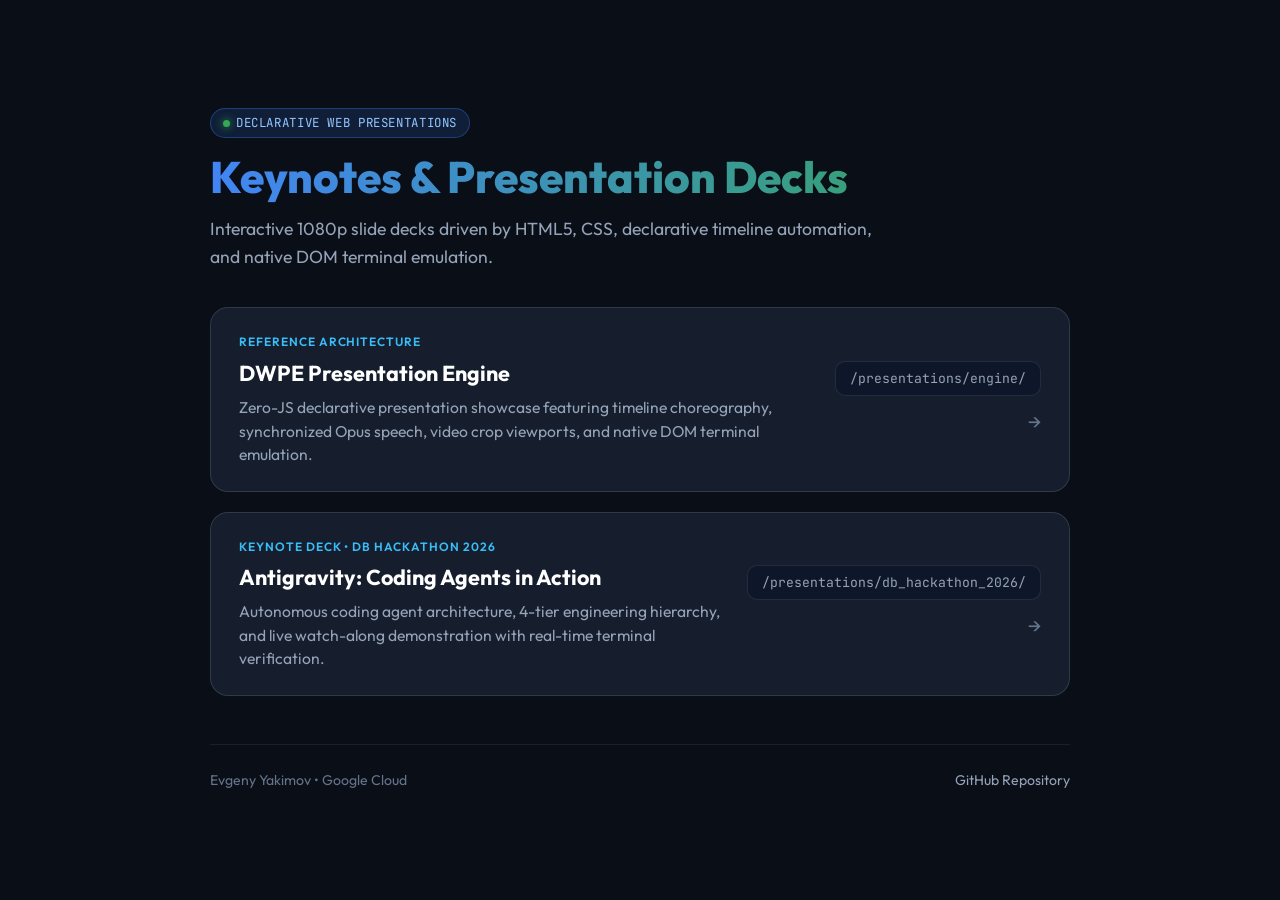
<file: index.html>
<!DOCTYPE html>
<html lang="en">
<head>
  <meta charset="UTF-8">
  <meta http-equiv="refresh" content="0; url=/presentations/">
  <link rel="canonical" href="https://evgenyy-google.github.io/presentations/">
  <title>Redirecting to Presentations...</title>
  <script>
    window.location.replace("/presentations/" + window.location.search + window.location.hash);
  </script>
</head>
<body>
  <p>Redirecting to <a href="/presentations/">Presentations</a>...</p>
</body>
</html>
</file>
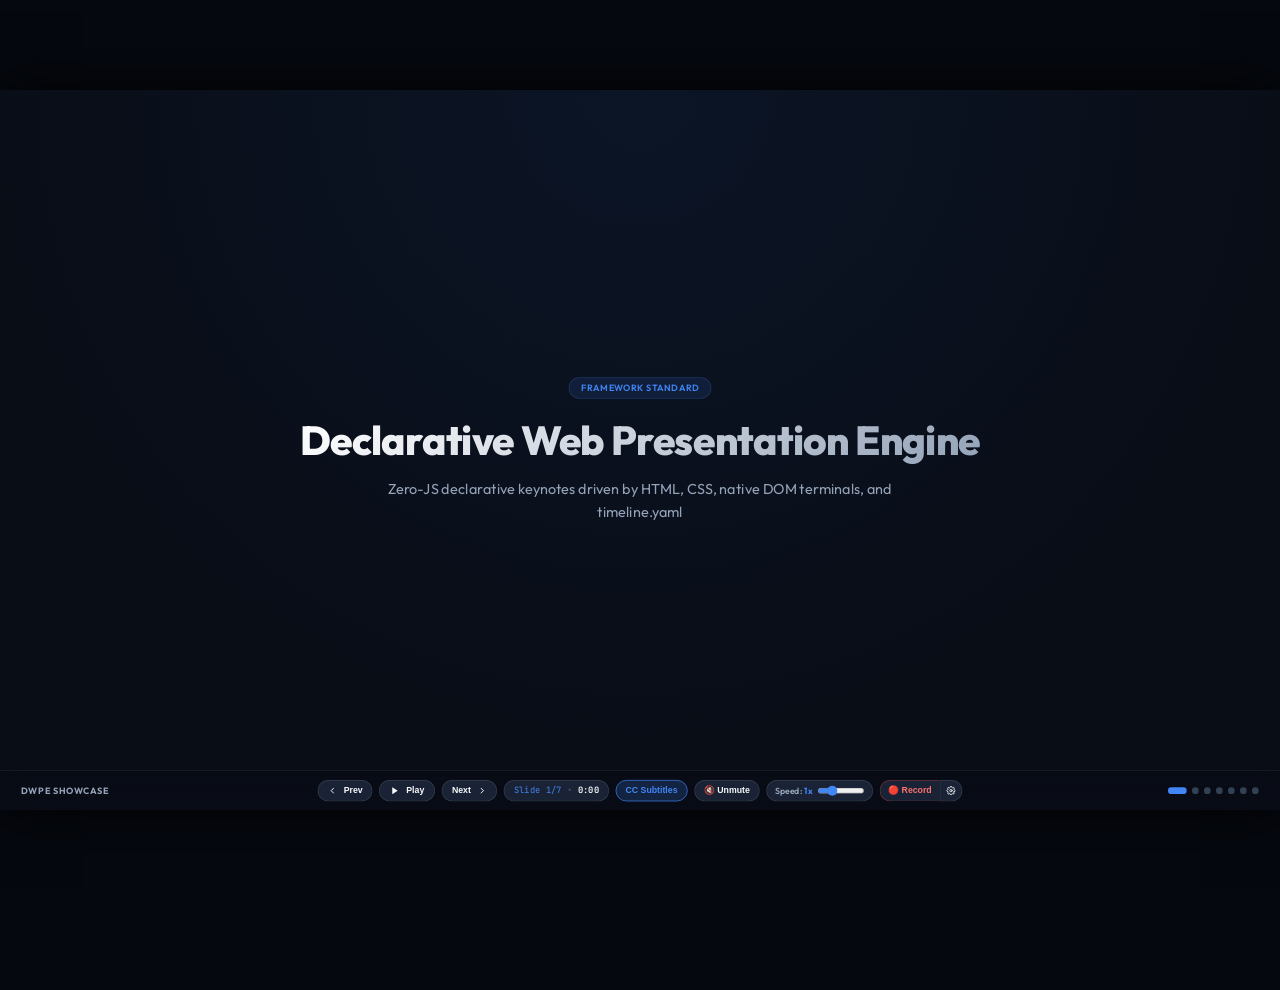
<file: presentation_engine/index.html>
<!DOCTYPE html>
<html lang="en">
<head>
  <meta charset="UTF-8">
  <meta http-equiv="refresh" content="0; url=/presentations/engine/">
  <link rel="canonical" href="https://evgenyy-google.github.io/presentations/engine/">
  <title>Redirecting to DWPE Presentation Engine...</title>
  <script>
    window.location.replace("/presentations/engine/" + window.location.search + window.location.hash);
  </script>
</head>
<body>
  <p>Redirecting to <a href="/presentations/engine/">DWPE Presentation Engine</a>...</p>
</body>
</html>
</file>
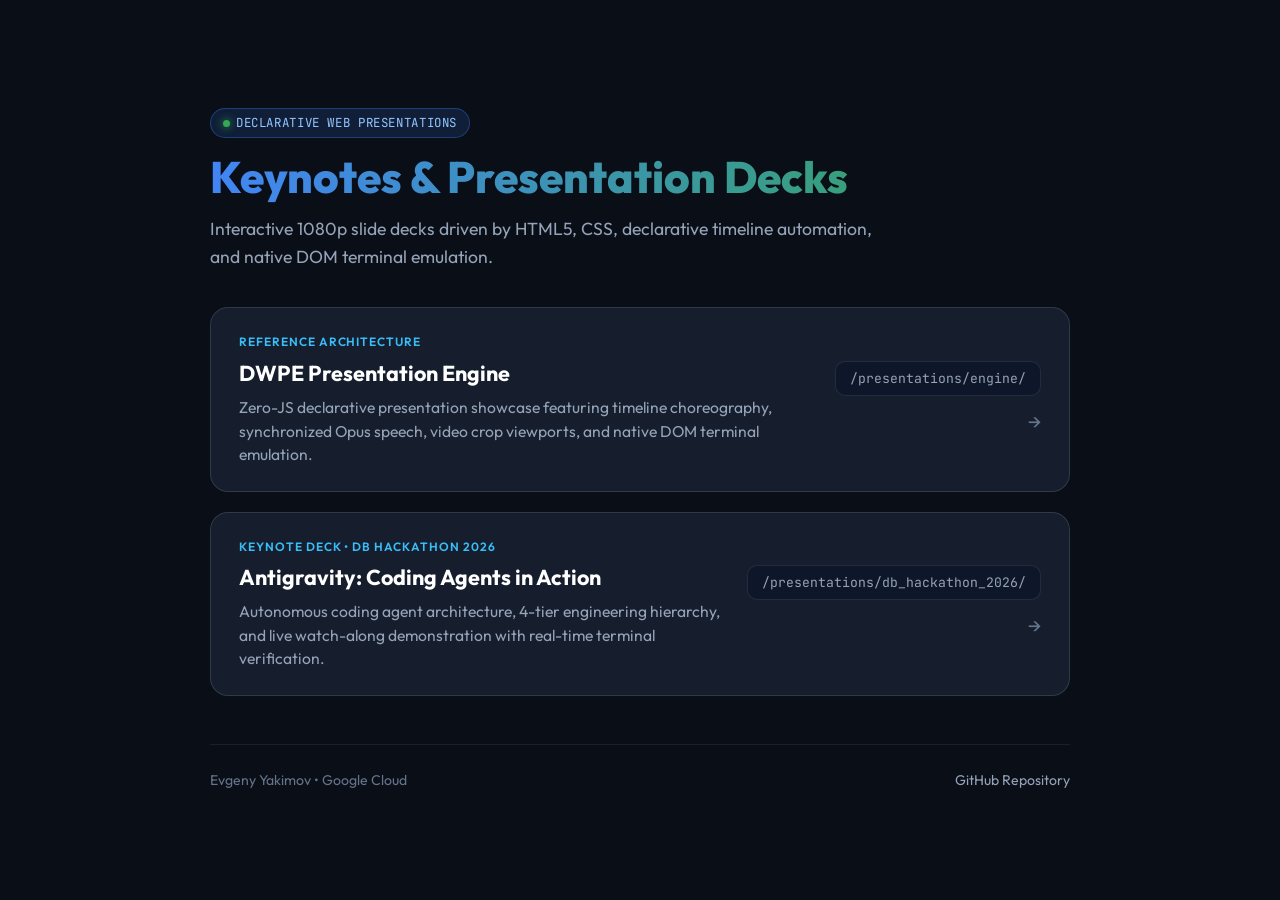
<file: presentations/index.html>
<!DOCTYPE html>
<html lang="en">
<head>
  <meta charset="UTF-8">
  <meta name="viewport" content="width=device-width, initial-scale=1.0">
  <title>Declarative Web Presentations | Evgeny Yakimov</title>
  <link rel="preconnect" href="https://fonts.googleapis.com">
  <link rel="preconnect" href="https://fonts.gstatic.com" crossorigin>
  <link href="https://fonts.googleapis.com/css2?family=Outfit:wght@300;400;500;600;700;800&family=JetBrains+Mono:wght@400;600&display=swap" rel="stylesheet">
  <style>
    :root {
      --bg: #0a0e17;
      --card-bg: rgba(30, 41, 59, 0.65);
      --card-hover: rgba(30, 41, 59, 0.95);
      --border: rgba(148, 163, 184, 0.2);
      --border-hover: #4285F4;
      --text: #f8fafc;
      --text-muted: #94a3b8;
      --accent-blue: #4285F4;
      --accent-green: #34A853;
      --badge-bg: rgba(15, 23, 42, 0.85);
    }

    * {
      box-sizing: border-box;
      margin: 0;
      padding: 0;
    }

    body {
      background: var(--bg);
      color: var(--text);
      font-family: 'Outfit', -apple-system, BlinkMacSystemFont, 'Segoe UI', Roboto, sans-serif;
      min-height: 100vh;
      display: flex;
      flex-direction: column;
      align-items: center;
      justify-content: center;
      padding: 48px 24px;
      line-height: 1.6;
    }

    .container {
      max-width: 860px;
      width: 100%;
    }

    .header {
      margin-bottom: 36px;
    }

    .badge-pill {
      display: inline-flex;
      align-items: center;
      gap: 6px;
      font-family: 'JetBrains Mono', monospace;
      font-size: 0.78rem;
      letter-spacing: 0.05em;
      text-transform: uppercase;
      color: #93c5fd;
      background: rgba(59, 130, 246, 0.15);
      border: 1px solid rgba(59, 130, 246, 0.35);
      padding: 4px 12px;
      border-radius: 9999px;
      margin-bottom: 14px;
    }

    .badge-dot {
      width: 7px;
      height: 7px;
      background: #34A853;
      border-radius: 50%;
      box-shadow: 0 0 8px #34A853;
    }

    h1 {
      font-size: clamp(2rem, 4vw, 2.75rem);
      font-weight: 800;
      line-height: 1.15;
      margin-bottom: 12px;
      background: linear-gradient(90deg, #4285F4, #34A853);
      -webkit-background-clip: text;
      -webkit-text-fill-color: transparent;
    }

    p.sub {
      color: var(--text-muted);
      font-size: 1.1rem;
      max-width: 680px;
      font-weight: 400;
    }

    .deck-list {
      display: flex;
      flex-direction: column;
      gap: 20px;
    }

    a.deck-card {
      display: flex;
      justify-content: space-between;
      align-items: center;
      background: var(--card-bg);
      border: 1px solid var(--border);
      border-radius: 18px;
      padding: 24px 28px;
      text-decoration: none;
      color: var(--text);
      transition: all 0.25s cubic-bezier(0.16, 1, 0.3, 1);
      backdrop-filter: blur(8px);
      -webkit-backdrop-filter: blur(8px);
    }

    a.deck-card:hover {
      border-color: var(--border-hover);
      background: var(--card-hover);
      transform: translateY(-3px);
      box-shadow: 0 16px 32px -12px rgba(66, 133, 244, 0.25);
    }

    .deck-info {
      flex: 1;
      padding-right: 24px;
    }

    .deck-tag {
      font-size: 0.75rem;
      text-transform: uppercase;
      letter-spacing: 0.08em;
      color: #38bdf8;
      font-weight: 600;
      margin-bottom: 4px;
    }

    .deck-title {
      font-size: 1.35rem;
      font-weight: 700;
      margin-bottom: 6px;
      color: #ffffff;
      display: flex;
      align-items: center;
      gap: 10px;
    }

    .deck-desc {
      font-size: 0.98rem;
      color: var(--text-muted);
      line-height: 1.5;
    }

    .deck-meta {
      display: flex;
      flex-direction: column;
      align-items: flex-end;
      gap: 10px;
      flex-shrink: 0;
    }

    .deck-path {
      font-family: 'JetBrains Mono', monospace;
      font-size: 0.82rem;
      color: #94a3b8;
      background: var(--badge-bg);
      border: 1px solid rgba(148, 163, 184, 0.15);
      padding: 6px 14px;
      border-radius: 10px;
    }

    .card-arrow {
      color: #64748b;
      font-size: 1.25rem;
      transition: transform 0.2s ease, color 0.2s ease;
    }

    a.deck-card:hover .card-arrow {
      color: var(--accent-blue);
      transform: translateX(4px);
    }

    footer {
      margin-top: 48px;
      padding-top: 24px;
      border-top: 1px solid rgba(148, 163, 184, 0.12);
      display: flex;
      justify-content: space-between;
      align-items: center;
      color: #64748b;
      font-size: 0.88rem;
    }

    footer a {
      color: #94a3b8;
      text-decoration: none;
      transition: color 0.2s;
    }

    footer a:hover {
      color: var(--accent-blue);
    }

    @media (max-width: 640px) {
      body {
        padding: 32px 16px;
      }
      a.deck-card {
        flex-direction: column;
        align-items: flex-start;
        padding: 20px;
        gap: 16px;
      }
      .deck-info {
        padding-right: 0;
      }
      .deck-meta {
        width: 100%;
        flex-direction: row;
        justify-content: space-between;
        align-items: center;
      }
      footer {
        flex-direction: column;
        gap: 8px;
        text-align: center;
      }
    }
  </style>
</head>
<body>
  <div class="container">
    <header class="header">
      <div class="badge-pill">
        <span class="badge-dot"></span>
        <span>Declarative Web Presentations</span>
      </div>
      <h1>Keynotes & Presentation Decks</h1>
      <p class="sub">Interactive 1080p slide decks driven by HTML5, CSS, declarative timeline automation, and native DOM terminal emulation.</p>
    </header>

    <main class="deck-list">
      <!-- DWPE Engine Showcase Deck -->
      <a class="deck-card" href="./engine/">
        <div class="deck-info">
          <div class="deck-tag">Reference Architecture</div>
          <div class="deck-title">DWPE Presentation Engine</div>
          <div class="deck-desc">Zero-JS declarative presentation showcase featuring timeline choreography, synchronized Opus speech, video crop viewports, and native DOM terminal emulation.</div>
        </div>
        <div class="deck-meta">
          <span class="deck-path">/presentations/engine/</span>
          <span class="card-arrow">&rarr;</span>
        </div>
      </a>

      <!-- DB Hackathon 2026 Keynote -->
      <a class="deck-card" href="./db_hackathon_2026/">
        <div class="deck-info">
          <div class="deck-tag">Keynote Deck • DB Hackathon 2026</div>
          <div class="deck-title">Antigravity: Coding Agents in Action</div>
          <div class="deck-desc">Autonomous coding agent architecture, 4-tier engineering hierarchy, and live watch-along demonstration with real-time terminal verification.</div>
        </div>
        <div class="deck-meta">
          <span class="deck-path">/presentations/db_hackathon_2026/</span>
          <span class="card-arrow">&rarr;</span>
        </div>
      </a>
    </main>

    <footer>
      <span>Evgeny Yakimov &bull; Google Cloud</span>
      <a href="https://github.com/evgenyy-google/evgenyy-google.github.io" target="_blank" rel="noopener">GitHub Repository</a>
    </footer>
  </div>
</body>
</html>
</file>
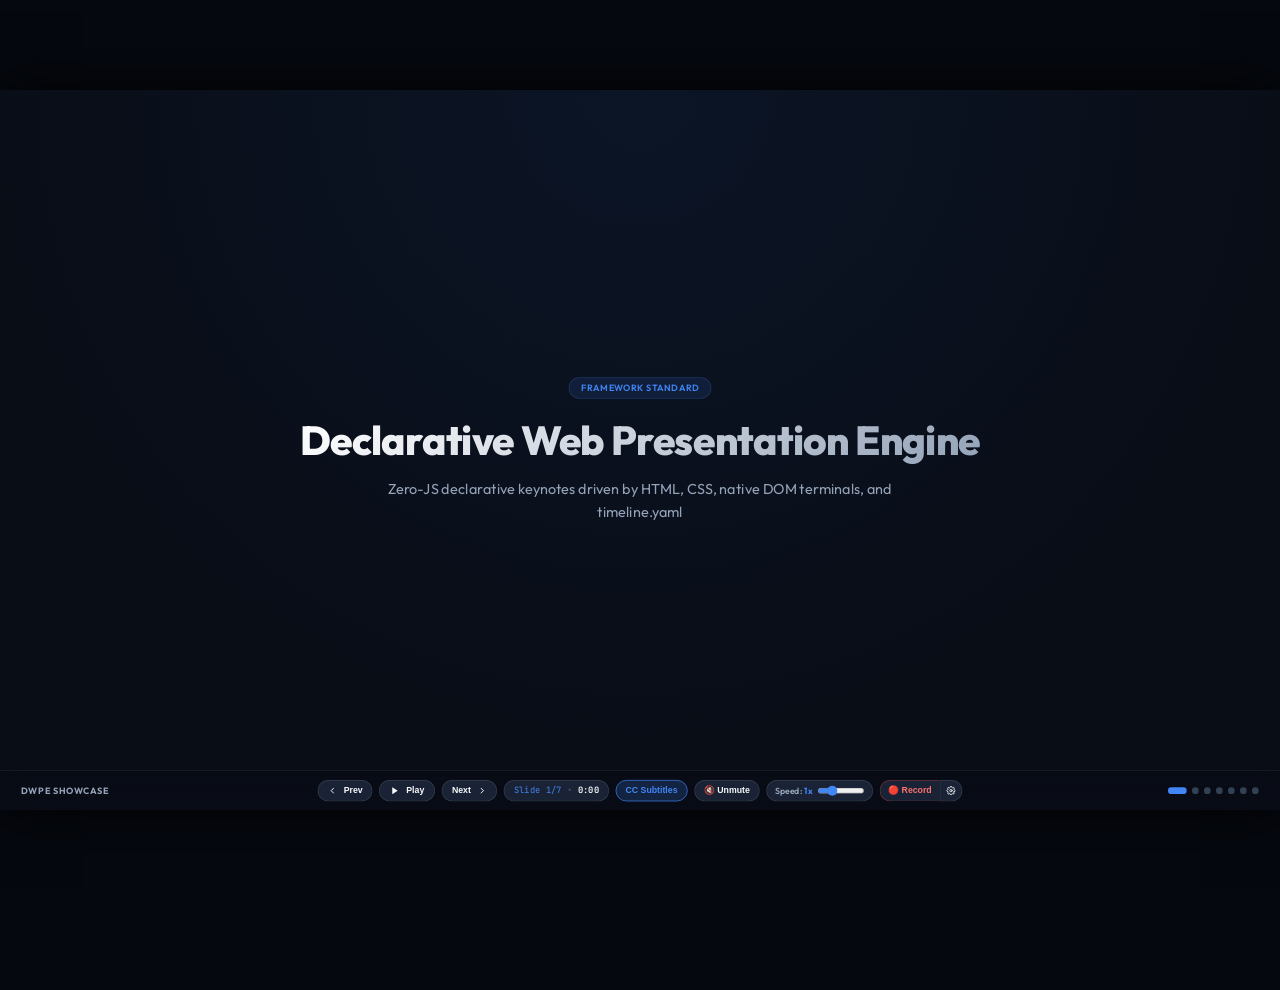
<file: presentations/engine/index.html>
<!DOCTYPE html>
<html lang="en">
<head>
  <meta charset="UTF-8">
  <meta name="viewport" content="width=device-width, initial-scale=1.0">
  <title>Declarative Web Presentation Engine (DWPE) Showcase</title>
  <link rel="stylesheet" href="https://fonts.googleapis.com/css2?family=Outfit:wght@300;400;500;600;700;800&family=JetBrains+Mono:ital,wght@0,400;0,500;0,700;1,600&display=swap" media="print" onload="this.media='all'">
  <link rel="stylesheet" href="engine.css">
  <link rel="stylesheet" href="deck.css">
</head>
<body>
  <!-- Standard Slide Viewport Container (Auto-scales to 16:9 viewport / 1080p & 720p) -->
  <div id="stage" class="stage">

    <!-- Floating Toast Status Badge -->
    <div id="toast-overlay" class="toast-hidden">
      <div class="toast-card">
        <span class="toast-dot"></span>
        <span id="toast-text">Notification status update...</span>
      </div>
    </div>

    <!-- Video Overlay & Backdrop Modal Container -->
    <div id="video-container" class="video-pos-hidden">
      <div class="video-top-lockup">
        <span class="logo-badge">DWPE Live Video Modal</span>
      </div>
      <div class="video-crop-viewport">
        <video id="demo-video" src="assets/demo_video.mp4" muted playsinline preload="auto"></video>
      </div>
      <div id="video-speed-badge">1.0x</div>
    </div>

    <!-- Native DOM Terminal Emulator Window Container -->
    <div id="terminal-container" class="terminal-window terminal-pos-hidden">
      <div class="terminal-header">
        <div class="terminal-traffic-lights">
          <span class="traffic-dot dot-red"></span>
          <span class="traffic-dot dot-yellow"></span>
          <span class="traffic-dot dot-green"></span>
        </div>
        <div id="terminal-title" class="terminal-title">GCP Confidential Spaces - Oak Compliance Example</div>
        <div class="terminal-header-spacer"></div>
      </div>
      <div class="terminal-viewport">
        <div id="term-dom-canvas" class="term-dom-canvas"></div>
        <div id="ff-popup" class="ff-popup">⏩ &gt;&gt; FAST-FORWARD &bull; 112s INFERENCE &gt;&gt;</div>
      </div>
      <div id="video-callout" class="video-callout">⚡ Native DOM Terminal Emulator • Deterministic VT100/ANSI Replay</div>
    </div>

    <!-- Single Canonical Slide Deck Hierarchy -->
    <slides id="slides-container">
      <!-- Slide 1: Title & Hero Badge -->
      <slide id="slide-1" class="active">
        <div class="slide-content">
          <div class="badge-pill">Framework Standard</div>
          <h1 class="hero-title">Declarative Web Presentation Engine</h1>
          <p class="hero-subtitle">Zero-JS declarative keynotes driven by HTML, CSS, native DOM terminals, and timeline.yaml</p>
        </div>
      </slide>

      <!-- Slide 2: Feature Matrix & Code Snippet -->
      <slide id="slide-2">
        <div class="slide-content">
          <h2 class="section-title">Core Engine Architecture</h2>
          <div class="card-grid card-grid-4">
            <div class="card" id="card-timeline">
              <span class="card-icon">📜</span>
              <h3>timeline.yaml</h3>
              <p>Single authoritative source of truth for slide transitions, speech clips, video modals, and terminal streams.</p>
            </div>
            <div class="card" id="card-engine">
              <span class="card-icon">⚡</span>
              <h3>engine.js</h3>
              <p>Deterministic runtime managing keyboard shortcuts, focal video crops, popout auto-resize, and screen recording.</p>
            </div>
            <div class="card" id="card-terminal">
              <span class="card-icon">💻</span>
              <h3>TermPlayer</h3>
              <p>Vector-sharp VT100/ANSI DOM terminal emulator supporting 256-color SGR, rich tables, and live spinners.</p>
            </div>
            <div class="card" id="card-css">
              <span class="card-icon">🎨</span>
              <h3>engine.css</h3>
              <p>16:9 responsive stage scaling with neutral slate palettes, Google accents, and zero-flash recording states.</p>
            </div>
          </div>
        </div>
      </slide>

      <!-- Slide 3: Centered Video Modal Zoom -->
      <slide id="slide-3">
        <div class="slide-content slide-top-header">
          <h2 class="section-title">Centered Video Modal Overlay</h2>
          <p class="hero-subtitle">Watch as timeline.yaml triggers centered video modal popups with pixel-exact focal crops.</p>
        </div>
      </slide>

      <!-- Slide 4: Side-Panel Video & Toast Notification -->
      <slide id="slide-4">
        <div class="slide-content slide-left-panel">
          <div class="badge-pill">Split-Screen Layout</div>
          <h2 class="section-title">Side-Panel Video &amp; Toast Badges</h2>
          <p class="hero-subtitle">Side-panel videos allow real-time watch-along demos while slide content and live toast notifications remain fully visible on the left.</p>
        </div>
      </slide>

      <!-- Slide 5: Native DOM Terminal Emulator -->
      <slide id="slide-5">
        <div class="slide-content slide-top-header">
          <h2 class="section-title">Native DOM Terminal Emulator</h2>
          <p class="hero-subtitle">Crisp vector VT100/ANSI terminal replay compiled from declarative .term.json streams.</p>
        </div>
      </slide>

      <!-- Slide 6: Closed Caption Subtitle Alignment -->
      <slide id="slide-6">
        <div class="slide-content">
          <div class="badge-pill">Audio &amp; Captions</div>
          <h2 class="section-title">Audio &amp; Closed Caption Sync</h2>
          <p class="hero-subtitle">Pre-synthesized TTS MP3 speech clips play seamlessly with zero-overlap buffer management and configurable recording visibility.</p>
        </div>
      </slide>

      <!-- Slide 7: Outro & Takeaways -->
      <slide id="slide-7">
        <div class="slide-content">
          <div class="badge-pill">Production Ready</div>
          <h2 class="section-title">Ready to Present &amp; Record</h2>
          <p class="hero-subtitle">Use the Recording Settings gear to pop out a 1080p/720p window with 1:1 pixel sharpness and zero UI flash!</p>
        </div>
      </slide>
    </slides>

    <!-- Closed Caption Subtitle Overlay -->
    <div id="cc-overlay" class="cc-overlay cc-hidden">
      <span id="cc-speaker" style="display:none;"></span>
      <div id="cc-text" class="cc-text"></div>
    </div>

    <!-- 3-2-1 Countdown Splash Overlay -->
    <div id="countdown-splash" class="countdown-splash">
      <div id="countdown-number" class="countdown-number">3</div>
      <div class="countdown-label">Get Ready...</div>
    </div>

    <!-- Full-Featured Footer Controls Bar -->
    <footer class="footer-nav">
      <div class="logo-footer">DWPE Showcase</div>
      <div id="nav-hints" class="nav-hints">
        <button id="prev-slide-btn" class="control-btn" title="Previous Slide (Left Arrow)">
          <svg width="14" height="14" viewBox="0 0 24 24" fill="none" stroke="currentColor" stroke-width="2.5" stroke-linecap="round" stroke-linejoin="round" style="vertical-align: middle; margin-right: 4px;"><path d="M15 18l-6-6 6-6"/></svg>Prev
        </button>
        <button id="play-pause-btn" class="control-btn" title="Play/Pause (Space)">
          <svg width="14" height="14" viewBox="0 0 24 24" fill="currentColor" style="vertical-align: middle; margin-right: 4px;"><polygon points="5 3 19 12 5 21 5 3"/></svg>Play
        </button>
        <button id="next-slide-btn" class="control-btn" title="Next Slide (Right Arrow)">
          Next <svg width="14" height="14" viewBox="0 0 24 24" fill="none" stroke="currentColor" stroke-width="2.5" stroke-linecap="round" stroke-linejoin="round" style="vertical-align: middle; margin-left: 4px;"><path d="M9 18l6-6-6-6"/></svg>
        </button>

        <!-- Inline Timer & Slide Count Indicator -->
        <div id="timer-display" class="timer-display">
          <span id="slide-info-text" style="color: var(--google-blue);">Slide 1/7</span>
          <span class="timer-divider">•</span>
          <span id="timer-count">0:00</span>
          <div id="slide-progress-bar" class="slide-progress-bar"></div>
        </div>

        <button id="cc-toggle-btn" class="control-btn active" title="Toggle Closed Captions (C)">CC Subtitles</button>
        <button id="audio-mute-btn" class="control-btn" title="Toggle Audio Speech (M)">🔇 Unmute</button>

        <div id="speed-control-container" class="speed-control-container">
          <span class="speed-label">Speed: <strong id="speed-val" style="color: var(--google-blue);">1x</strong></span>
          <input type="range" id="speed-slider" min="0" max="8" step="1" value="2" class="speed-slider">
        </div>

        <!-- Record Control & Configuration Popover -->
        <div class="record-btn-wrapper">
          <button id="record-btn" class="control-btn record-btn" title="Record Screen (R)">🔴 Record</button>
          <button id="record-config-btn" class="control-btn record-config-btn" title="Recording Configuration">
            <svg width="14" height="14" viewBox="0 0 24 24" fill="none" stroke="currentColor" stroke-width="2.2" stroke-linecap="round" stroke-linejoin="round">
              <circle cx="12" cy="12" r="3"></circle>
              <path d="M19.4 15a1.65 1.65 0 0 0 .33 1.82l.06.06a2 2 0 0 1 0 2.83 2 2 0 0 1-2.83 0l-.06-.06a1.65 1.65 0 0 0-1.82-.33 1.65 1.65 0 0 0-1 1.51V21a2 2 0 0 1-2 2 2 2 0 0 1-2-2v-.09A1.65 1.65 0 0 0 9 19.4a1.65 1.65 0 0 0-1.82.33l-.06.06a2 2 0 0 1-2.83 0 2 2 0 0 1 0-2.83l.06-.06a1.65 1.65 0 0 0 .33-1.82 1.65 1.65 0 0 0-1.51-1H3a2 2 0 0 1-2-2 2 2 0 0 1 2-2h.09A1.65 1.65 0 0 0 4.6 9a1.65 1.65 0 0 0-.33-1.82l-.06-.06a2 2 0 0 1 0-2.83 2 2 0 0 1 2.83 0l.06.06a1.65 1.65 0 0 0 1.82.33H9a1.65 1.65 0 0 0 1-1.51V3a2 2 0 0 1 2-2 2 2 0 0 1 2 2v.09a1.65 1.65 0 0 0 1 1.51 1.65 1.65 0 0 0 1.82-.33l.06-.06a2 2 0 0 1 2.83 0 2 2 0 0 1 0 2.83l-.06.06a1.65 1.65 0 0 0-.33 1.82V9a1.65 1.65 0 0 0 1.51 1H21a2 2 0 0 1 2 2 2 2 0 0 1-2 2h-.09a1.65 1.65 0 0 0-1.51 1z"></path>
            </svg>
          </button>
          <div id="record-config-popover" class="record-config-popover">
            <div class="record-config-header">
              <span class="record-config-title">Recording Settings</span>
              <button id="record-config-close" class="record-config-close" title="Close">✕</button>
            </div>
            <div class="record-config-body">
              <div class="record-config-section">
                <span class="record-config-section-title">Viewport Resolution</span>
                <div class="record-config-radios">
                  <label class="record-radio-label">
                    <input type="radio" name="rec-res" value="1080p" checked>
                    <span>1080p (1920×1080)</span>
                  </label>
                  <label class="record-radio-label">
                    <input type="radio" name="rec-res" value="720p">
                    <span>720p (1280×720)</span>
                  </label>
                </div>
              </div>
              <div class="record-config-section">
                <span class="record-config-section-title">Elements</span>
                <label class="record-checkbox-label">
                  <input type="checkbox" id="rec-opt-subtitles" checked>
                  <span>Subtitles (CC)</span>
                </label>
                <label class="record-checkbox-label">
                  <input type="checkbox" id="rec-opt-progress" checked>
                  <span>Slide Progress &amp; Timer</span>
                </label>
              </div>
              <div class="record-config-section">
                <span class="record-config-section-title">Window Sizing</span>
                <!-- Shown when in a standard browser tab (window.resizeTo blocked by browser policy) -->
                <div id="rec-tab-resize-container">
                  <button id="rec-popout-btn" class="control-btn rec-popout-btn" title="Open presentation in isolated window to enable exact viewport resizing">
                    🗗 Open in Popout (1080p)
                  </button>
                  <div class="rec-hint-text">
                    Tabs cannot be resized by browser policy. Popout enables window auto-resize &amp; 1:1 pixel sharpness.
                  </div>
                </div>
                <!-- Shown when already running inside the resizable popout window -->
                <div id="rec-popout-active-container" style="display: none;">
                  <label class="record-checkbox-label">
                    <input type="checkbox" id="rec-opt-autoresize" checked>
                    <span>Auto-resize Viewport</span>
                    <span class="rec-popout-badge">✓ Popout Active</span>
                  </label>
                  <div class="rec-hint-text">
                    Automatically adjusts window after recording starts to compensate for Chrome's capture banner.
                  </div>
                </div>
              </div>
            </div>
          </div>
        </div>
      </div>
      <div id="slide-dots" class="slide-dots"></div>
    </footer>
  </div>

  <!-- Shared Runtime Engine -->
  <script src="engine.js"></script>
</body>
</html>
</file>
<file: presentations/engine/engine.css>
/* Declarative Web Presentation Engine (DWPE) - Clean Slate Base Engine & Theme */

:root {
  /* Google Core Accents */
  --google-blue: #4285f4;
  --google-red: #ea4335;
  --google-yellow: #fbbc05;
  --google-green: #34a853;

  /* Neutral Slate Surface Spectrum */
  --slate-950: #090d16;
  --slate-900: #0f172a;
  --slate-800: #1e293b;
  --slate-700: #334155;
  --slate-600: #475569;
  --slate-400: #94a3b8;
  --slate-100: #f8fafc;

  /* Theme Tokens */
  --surface-bg: var(--slate-950);
  --surface-card: rgba(30, 41, 59, 0.75);
  --surface-card-hover: rgba(51, 65, 85, 0.85);
  --border-subtle: rgba(255, 255, 255, 0.08);
  --border-color: rgba(255, 255, 255, 0.12);
  --border-highlight: rgba(66, 133, 244, 0.4);
  --text-main: var(--slate-100);
  --text-primary: var(--slate-100);
  --text-muted: var(--slate-400);

  --font-sans: 'Outfit', 'Inter', system-ui, -apple-system, sans-serif;
  --font-mono: 'JetBrains Mono', monospace;
  --transition-smooth: opacity 0.35s cubic-bezier(0.16, 1, 0.3, 1);
}

/* Reset & Root Canvas Setup */
* {
  box-sizing: border-box;
  margin: 0;
  padding: 0;
}

html, body {
  width: 100vw;
  height: 100vh;
  overflow: hidden;
  background-color: #05080f;
  color: var(--text-main);
  font-family: var(--font-sans);
  -webkit-font-smoothing: antialiased;
  display: flex;
  align-items: center;
  justify-content: center;
}

/* 16:9 Fixed Aspect Stage Container (1920x1080 Base Coordinates) */
.stage {
  position: relative;
  width: 1920px;
  height: 1080px;
  background: radial-gradient(circle at 50% 0%, rgba(66, 133, 244, 0.1) 0%, var(--surface-bg) 70%);
  overflow: hidden;
  transform-origin: center center;
  flex-shrink: 0;
  box-shadow: 0 0 80px rgba(0, 0, 0, 0.9);
}

/* Canonical Custom Web Tags */
slides {
  display: block;
  position: absolute;
  inset: 0;
  width: 1920px;
  height: 1080px;
  overflow: hidden;
  z-index: 10;
}

slide {
  display: block;
  position: absolute;
  inset: 0;
  opacity: 0;
  pointer-events: none;
  transition: opacity 0.4s cubic-bezier(0.16, 1, 0.3, 1);
  z-index: 10;
}

slide.active {
  opacity: 1;
  pointer-events: auto;
  z-index: 20;
}

/* Video Backdrop & Modal Overlay Modes */
#video-container {
  position: absolute;
  z-index: 50;
  transition: opacity 0.3s ease;
  border-radius: 16px;
  background: var(--slate-900);
  box-shadow: 0 28px 70px rgba(0, 0, 0, 0.82), 0 0 0 1.5px var(--border-highlight);
}

#video-container.video-pos-hidden {
  opacity: 0;
  pointer-events: none;
  display: none;
}

#video-container.video-pos-center,
#video-container.video-pos-side-panel {
  opacity: 1;
  pointer-events: auto;
  display: block;
}

.video-crop-viewport {
  position: relative;
  width: 100%;
  height: 100%;
  overflow: hidden;
  border-radius: 16px;
  background: #000;
}

#demo-video {
  position: absolute;
  max-width: none;
  max-height: none;
  object-fit: fill;
  display: block;
}

/* Floating Top Lockup Badge Above Video Modal */
.video-top-lockup {
  position: absolute;
  top: -46px;
  left: 50%;
  transform: translateX(-50%);
  z-index: 60;
  opacity: 0;
  transition: opacity 0.3s ease;
  white-space: nowrap;
}

#video-container.video-pos-center .video-top-lockup,
#video-container.video-pos-side-panel .video-top-lockup {
  opacity: 1;
}

.logo-badge {
  background: rgba(15, 23, 42, 0.92);
  backdrop-filter: blur(12px);
  border: 1px solid var(--border-highlight);
  color: var(--google-blue);
  padding: 6px 18px;
  border-radius: 20px;
  font-weight: 700;
  font-size: 0.85rem;
  letter-spacing: 0.05em;
  text-transform: uppercase;
  box-shadow: 0 8px 24px rgba(0, 0, 0, 0.5);
}

/* Speed Multiplier Badge */
#video-speed-badge {
  position: absolute;
  top: 16px;
  right: 16px;
  z-index: 65;
  background: rgba(15, 23, 42, 0.88);
  backdrop-filter: blur(8px);
  border: 1px solid rgba(52, 168, 83, 0.45);
  color: var(--google-green);
  font-family: var(--font-mono);
  font-size: 0.82rem;
  font-weight: 700;
  padding: 5px 12px;
  border-radius: 8px;
  display: none;
  box-shadow: 0 4px 14px rgba(0, 0, 0, 0.5);
}

/* Native DOM Terminal Emulator Window */
.terminal-window {
  position: absolute;
  z-index: 55;
  border-radius: 14px;
  overflow: hidden;
  box-shadow: 0 28px 70px rgba(0, 0, 0, 0.82), 0 0 0 1px rgba(255, 255, 255, 0.16);
  background: #0a0e14;
  display: flex;
  flex-direction: column;
  transition: opacity 0.3s ease;
}

.terminal-window.terminal-pos-hidden {
  opacity: 0;
  pointer-events: none;
  display: none;
}

.terminal-window.terminal-pos-center {
  opacity: 1;
  pointer-events: auto;
  display: flex;
  top: 165px;
  left: 50%;
  transform: translateX(-50%);
  width: 1360px;
  height: 730px;
}

.terminal-window.terminal-pos-side-panel {
  opacity: 1;
  pointer-events: auto;
  display: flex;
  top: 140px;
  right: 60px;
  width: 940px;
  height: 745px;
}

.terminal-header {
  height: 42px;
  min-height: 42px;
  background: linear-gradient(180deg, #1a2130 0%, #131822 100%);
  border-bottom: 1px solid rgba(255, 255, 255, 0.09);
  display: flex;
  align-items: center;
  justify-content: space-between;
  padding: 0 18px;
  user-select: none;
}

.terminal-traffic-lights {
  display: flex;
  align-items: center;
  gap: 8px;
  width: 140px;
}

.traffic-dot {
  width: 12px;
  height: 12px;
  border-radius: 50%;
  display: inline-block;
}

.dot-red { background: #ff5f56; box-shadow: inset 0 0 0 1px rgba(0,0,0,0.15); }
.dot-yellow { background: #ffbd2e; box-shadow: inset 0 0 0 1px rgba(0,0,0,0.15); }
.dot-green { background: #27c93f; box-shadow: inset 0 0 0 1px rgba(0,0,0,0.15); }

.terminal-title {
  font-family: var(--font-mono);
  font-size: 0.92rem;
  font-weight: 600;
  color: #cbd5e1;
  letter-spacing: 0.02em;
  text-align: center;
  flex: 1;
}

.terminal-header-spacer {
  width: 140px;
}

.terminal-viewport {
  position: relative;
  width: 100%;
  flex: 1;
  min-height: 0;
  background: #0a0e14;
  overflow: hidden;
}

.term-dom-canvas {
  width: 100%;
  height: 100%;
  padding: 16px 24px 20px 24px;
  font-family: 'JetBrains Mono', 'DejaVu Sans Mono', 'Liberation Mono', monospace;
  font-size: 13.5px;
  line-height: 1.18;
  color: #e8eaed;
  overflow-y: auto;
  overflow-x: hidden;
  scrollbar-width: none;
  user-select: text;
  font-variant-ligatures: none;
  text-align: left;
}

.term-dom-canvas::-webkit-scrollbar {
  display: none;
}

.term-line {
  white-space: pre;
  line-height: 1.18;
}

.term-cursor {
  background-color: #cbd5e1;
  color: #0a0e14 !important;
}

.ff-popup {
  position: absolute;
  top: 16px;
  right: 20px;
  background: rgba(15, 23, 42, 0.92);
  border: 1px solid rgba(52, 168, 83, 0.5);
  color: #4ade80;
  font-family: var(--font-mono);
  font-size: 0.82rem;
  font-weight: 700;
  padding: 6px 14px;
  border-radius: 8px;
  display: none;
  align-items: center;
  gap: 6px;
  box-shadow: 0 6px 20px rgba(0, 0, 0, 0.6);
  z-index: 30;
}

.video-callout {
  background: rgba(15, 23, 42, 0.95);
  border-top: 1px solid rgba(255, 255, 255, 0.08);
  color: #94a3b8;
  font-size: 0.82rem;
  font-weight: 600;
  padding: 8px 18px;
  text-align: center;
  letter-spacing: 0.03em;
}

/* Closed Captions (CC Subtitles) Overlay */
#cc-overlay {
  position: absolute;
  bottom: 82px;
  left: 50%;
  transform: translateX(-50%);
  z-index: 150;
  max-width: 1680px;
  width: 90%;
  text-align: center;
  pointer-events: none;
  transition: opacity 0.25s ease;
}

#cc-overlay.cc-hidden {
  opacity: 0;
}

#cc-speaker {
  display: none;
}

#cc-text {
  display: inline-block;
  background: transparent;
  color: #ffffff;
  font-size: 1.6rem;
  font-weight: 600;
  line-height: 1.35;
  padding: 0;
  letter-spacing: 0.2px;
  text-shadow: 0 2px 14px rgba(0, 0, 0, 0.98), 0 0 8px rgba(0, 0, 0, 0.95);
}

/* Toast Floating Status Badge */
#toast-overlay {
  position: absolute;
  top: 32px;
  right: 40px;
  z-index: 150;
  transition: opacity 0.3s ease, transform 0.3s ease;
}

#toast-overlay.toast-hidden {
  opacity: 0;
  transform: translateY(-10px);
  pointer-events: none;
}

.toast-card {
  background: rgba(30, 41, 59, 0.92);
  backdrop-filter: blur(12px);
  border: 1px solid var(--border-highlight);
  color: var(--slate-100);
  padding: 12px 20px;
  border-radius: 12px;
  font-size: 0.95rem;
  font-weight: 500;
  display: flex;
  align-items: center;
  gap: 10px;
  box-shadow: 0 10px 28px rgba(0, 0, 0, 0.55);
}

.toast-dot {
  width: 9px;
  height: 9px;
  border-radius: 50%;
  background: var(--google-green);
  box-shadow: 0 0 10px var(--google-green);
}

/* 3-2-1 Countdown Splash Overlay */
.countdown-splash {
  position: absolute;
  inset: 0;
  z-index: 500;
  background: rgba(9, 13, 22, 0.85);
  backdrop-filter: blur(12px);
  display: flex;
  flex-direction: column;
  align-items: center;
  justify-content: center;
  opacity: 0;
  pointer-events: none;
  transition: opacity 0.3s ease;
}

.countdown-splash.active {
  opacity: 1;
  pointer-events: auto;
}

.countdown-number {
  font-size: 9rem;
  font-weight: 800;
  color: #ffffff;
  line-height: 1;
  text-shadow: 0 0 40px rgba(66, 133, 244, 0.7);
}

.countdown-label {
  margin-top: 16px;
  font-size: 1.4rem;
  font-weight: 600;
  color: var(--slate-400);
  letter-spacing: 0.08em;
  text-transform: uppercase;
}

/* Footer Controls Bar */
.footer-nav {
  position: absolute;
  bottom: 0;
  left: 0;
  right: 0;
  height: 60px;
  background: rgba(9, 13, 22, 0.92);
  backdrop-filter: blur(16px);
  border-top: 1px solid var(--border-subtle);
  display: flex;
  align-items: center;
  justify-content: space-between;
  padding: 0 32px;
  z-index: 200;
  color: var(--text-muted);
  font-size: 0.9rem;
}

.logo-footer {
  font-weight: 700;
  font-size: 0.85rem;
  letter-spacing: 0.05em;
  color: var(--slate-400);
  text-transform: uppercase;
}

.nav-hints {
  position: absolute;
  left: 50%;
  transform: translateX(-50%);
  display: flex;
  align-items: center;
  gap: 10px;
  white-space: nowrap;
}

.control-btn {
  background: rgba(30, 41, 59, 0.85);
  border: 1px solid var(--border-color);
  color: var(--text-main);
  padding: 6px 14px;
  height: 32px;
  border-radius: 16px;
  font-size: 0.82rem;
  font-weight: 600;
  cursor: pointer;
  transition: all 0.2s ease;
  display: inline-flex;
  align-items: center;
  gap: 6px;
  line-height: 1.2;
}

.control-btn:hover {
  background: var(--google-blue);
  color: #ffffff;
  border-color: var(--google-blue);
}

.control-btn.active {
  background: rgba(66, 133, 244, 0.2);
  border-color: var(--google-blue);
  color: var(--google-blue);
}

#play-pause-btn {
  min-width: 84px;
  justify-content: center;
}

/* Inline Timer & Progress Bar */
.timer-display {
  display: inline-flex;
  align-items: center;
  gap: 8px;
  height: 32px;
  background: rgba(30, 41, 59, 0.85);
  border: 1px solid var(--border-color);
  padding: 0 14px;
  border-radius: 16px;
  font-family: var(--font-mono);
  font-size: 0.82rem;
  position: relative;
  overflow: hidden;
}

.timer-divider {
  color: var(--slate-600);
}

#timer-count {
  color: var(--text-main);
  font-weight: 700;
}

.slide-progress-bar {
  position: absolute;
  bottom: 0;
  left: 0;
  height: 2.5px;
  width: 0%;
  background: linear-gradient(90deg, var(--google-blue), var(--google-green));
  transition: width 0.15s linear;
}

.speed-control-container {
  display: flex;
  align-items: center;
  gap: 8px;
  height: 32px;
  background: rgba(30, 41, 59, 0.85);
  border: 1px solid var(--border-color);
  padding: 0 12px;
  border-radius: 16px;
  font-size: 0.82rem;
}

.speed-label {
  color: var(--slate-400);
  font-weight: 600;
  white-space: nowrap;
}

.speed-slider {
  width: 70px;
  accent-color: var(--google-blue);
  cursor: pointer;
}

/* Split-Pill Recording Button & Configuration Popover */
.record-btn-wrapper {
  position: relative;
  display: inline-flex;
  align-items: stretch;
  vertical-align: middle;
  height: 32px;
}

.record-btn {
  height: 32px !important;
  border-top-left-radius: 16px !important;
  border-bottom-left-radius: 16px !important;
  border-top-right-radius: 0 !important;
  border-bottom-right-radius: 0 !important;
  border-right: none !important;
  padding: 0 12px !important;
  font-size: 0.82rem !important;
  font-weight: 600 !important;
  box-sizing: border-box !important;
  display: inline-flex !important;
  align-items: center !important;
  justify-content: center !important;
  margin: 0 !important;
  border-color: rgba(234, 67, 53, 0.4) !important;
  color: #f87171 !important;
}

.record-btn:hover {
  background: var(--google-red) !important;
  color: #fff !important;
}

.record-btn.recording {
  background: rgba(239, 68, 68, 0.85) !important;
  border-color: rgba(239, 68, 68, 1) !important;
  color: #ffffff !important;
}

.record-config-btn {
  height: 32px !important;
  border-top-left-radius: 0 !important;
  border-bottom-left-radius: 0 !important;
  border-top-right-radius: 16px !important;
  border-bottom-right-radius: 16px !important;
  border-left: 1px solid rgba(255, 255, 255, 0.12) !important;
  padding: 0 9px !important;
  font-size: 0.82rem !important;
  box-sizing: border-box !important;
  display: inline-flex !important;
  align-items: center !important;
  justify-content: center !important;
  margin: 0 !important;
  color: var(--text-primary) !important;
}

.record-config-btn:hover,
.record-config-btn.active {
  background: rgba(51, 65, 85, 0.95) !important;
  color: #60a5fa !important;
}

.record-config-popover {
  position: absolute;
  bottom: calc(100% + 14px);
  right: 0;
  width: 330px;
  box-sizing: border-box;
  white-space: normal !important;
  background: rgba(15, 23, 42, 0.97);
  backdrop-filter: blur(20px);
  border: 1px solid rgba(255, 255, 255, 0.15);
  border-radius: 14px;
  box-shadow: 0 20px 50px rgba(0, 0, 0, 0.8), 0 0 0 1px rgba(66, 133, 244, 0.2);
  padding: 16px 18px;
  z-index: 1200;
  opacity: 0;
  visibility: hidden;
  transform: translateY(8px) scale(0.98);
  transition: opacity 0.2s ease, transform 0.2s ease, visibility 0.2s;
  text-align: left;
  color: #f8fafc;
}

.record-config-popover.active {
  opacity: 1;
  visibility: visible;
  transform: translateY(0) scale(1);
}

.record-config-header {
  display: flex;
  align-items: center;
  justify-content: space-between;
  padding-bottom: 10px;
  margin-bottom: 12px;
  border-bottom: 1px solid rgba(255, 255, 255, 0.1);
}

.record-config-title {
  font-size: 0.85rem;
  font-weight: 700;
  letter-spacing: 0.03em;
  color: #e2e8f0;
  text-transform: uppercase;
}

.record-config-close {
  background: transparent;
  border: none;
  color: #94a3b8;
  cursor: pointer;
  font-size: 0.9rem;
  padding: 2px 6px;
  border-radius: 6px;
  line-height: 1;
}

.record-config-close:hover {
  background: rgba(255, 255, 255, 0.1);
  color: #ffffff;
}

.record-config-section {
  margin-bottom: 14px;
}

.record-config-section:last-child {
  margin-bottom: 0;
}

.record-config-section-title {
  display: block;
  font-size: 0.72rem;
  font-weight: 700;
  text-transform: uppercase;
  letter-spacing: 0.06em;
  color: #60a5fa;
  margin-bottom: 8px;
}

.record-config-radios {
  display: flex;
  flex-direction: column;
  gap: 6px;
}

.record-radio-label,
.record-checkbox-label {
  display: flex;
  align-items: center;
  gap: 9px;
  font-size: 0.83rem;
  color: #cbd5e1;
  cursor: pointer;
  padding: 5px 8px;
  margin: 0 2px;
  border-radius: 6px;
  transition: background 0.15s ease;
}

.record-radio-label:hover,
.record-checkbox-label:hover {
  background: rgba(255, 255, 255, 0.06);
  color: #ffffff;
}

.record-radio-label input[type="radio"],
.record-checkbox-label input[type="checkbox"] {
  accent-color: var(--google-blue);
  width: 15px;
  height: 15px;
  cursor: pointer;
  margin: 0;
}

.rec-popout-btn {
  width: calc(100% - 8px) !important;
  margin: 2px 4px 0 4px !important;
  justify-content: center;
  background: rgba(59, 130, 246, 0.18) !important;
  border: 1px solid rgba(96, 165, 250, 0.45) !important;
  color: #93c5fd !important;
  padding: 8px 12px !important;
  height: auto !important;
  font-size: 0.8rem !important;
  font-weight: 600 !important;
  border-radius: 8px !important;
  box-sizing: border-box !important;
}

.rec-popout-btn:hover {
  background: rgba(59, 130, 246, 0.32) !important;
  border-color: #60a5fa !important;
  color: #ffffff !important;
}

.rec-hint-text {
  font-size: 0.72rem;
  color: #94a3b8;
  line-height: 1.45;
  margin-top: 7px;
  padding: 0 4px;
  white-space: normal !important;
  overflow-wrap: break-word;
  word-wrap: break-word;
}

.rec-popout-badge {
  margin-left: auto;
  background: rgba(34, 197, 94, 0.18);
  border: 1px solid rgba(74, 222, 128, 0.4);
  color: #4ade80;
  font-size: 0.68rem;
  font-weight: 700;
  padding: 2px 6px;
  border-radius: 4px;
  white-space: nowrap;
}

/* Active Recording & Playing State UI Rules (Zero Flash) */
body.recording-active .logo-footer,
body.recording-active .control-btn,
body.recording-active .record-btn-wrapper,
body.recording-active #speed-control-container,
body.recording-active .slide-dots {
  opacity: 0 !important;
  pointer-events: none !important;
  transition: none !important;
}

body.recording-active .footer-nav {
  background: transparent !important;
  border-top: none !important;
  backdrop-filter: none !important;
}

body.recording-active .timer-display,
body.playing-active .timer-display,
.timer-display.active {
  opacity: 1 !important;
  pointer-events: auto !important;
}

/* Configurable Recording Overrides */
body.recording-active.rec-hide-subtitles #cc-overlay,
body.recording-active.rec-hide-subtitles .cc-overlay {
  opacity: 0 !important;
  visibility: hidden !important;
  display: none !important;
}

body.recording-active.rec-hide-progress .timer-display,
body.recording-active.rec-hide-progress #slide-progress-bar,
body.recording-active.rec-hide-progress .slide-dots {
  opacity: 0 !important;
  visibility: hidden !important;
  display: none !important;
}

.slide-dots {
  display: flex;
  gap: 8px;
  align-items: center;
}

.dot {
  width: 10px;
  height: 10px;
  border-radius: 50%;
  background: var(--slate-700);
  transition: all 0.3s ease;
  cursor: pointer;
}

.dot:hover {
  background: var(--slate-400);
}

.dot.active {
  background: var(--google-blue);
  width: 28px;
  border-radius: 10px;
}
</file>
<file: presentations/engine/deck.css>
/* DWPE Template - Deck Layout & Component Overrides */

.slide-content {
  display: flex;
  flex-direction: column;
  align-items: center;
  justify-content: center;
  height: 100%;
  padding: 0 60px;
  text-align: center;
}

/* Header-at-top layout for slides with centered video or terminal modals */
.slide-content.slide-top-header {
  justify-content: flex-start;
  padding-top: 36px;
}

.slide-content.slide-top-header .section-title {
  font-size: 2.2rem;
  margin-bottom: 8px;
}

.slide-content.slide-top-header .hero-subtitle {
  font-size: 1.15rem;
  max-width: 960px;
}

/* Left-hand column layout for slides with right-hand side-panel video modals */
.slide-content.slide-left-panel {
  align-items: flex-start;
  justify-content: center;
  text-align: left;
  width: 880px;
  padding-left: 96px;
  padding-right: 40px;
}

.slide-content.slide-left-panel .section-title {
  font-size: 2.8rem;
  margin-bottom: 20px;
  line-height: 1.18;
}

.slide-content.slide-left-panel .hero-subtitle {
  font-size: 1.3rem;
  max-width: 720px;
}

.badge-pill {
  background: rgba(66, 133, 244, 0.12);
  color: var(--google-blue);
  border: 1px solid rgba(66, 133, 244, 0.25);
  padding: 6px 18px;
  border-radius: 20px;
  font-size: 0.85rem;
  font-weight: 600;
  letter-spacing: 0.04em;
  text-transform: uppercase;
  margin-bottom: 24px;
}

.hero-title {
  font-size: 3.8rem;
  font-weight: 800;
  letter-spacing: -0.02em;
  margin-bottom: 18px;
  background: linear-gradient(135deg, #ffffff 0%, var(--slate-400) 100%);
  -webkit-background-clip: text;
  -webkit-text-fill-color: transparent;
}

.hero-subtitle {
  font-size: 1.35rem;
  color: var(--slate-400);
  max-width: 780px;
  line-height: 1.55;
}

.section-title {
  font-size: 2.6rem;
  font-weight: 700;
  margin-bottom: 40px;
  color: var(--slate-100);
}

.card-grid {
  display: grid;
  grid-template-columns: repeat(3, 1fr);
  gap: 24px;
  max-width: 1200px;
  width: 100%;
}

.card-grid.card-grid-4 {
  grid-template-columns: repeat(4, 1fr);
  max-width: 1520px;
}

.card {
  background: var(--surface-card);
  backdrop-filter: blur(12px);
  border: 1px solid var(--border-subtle);
  border-radius: 14px;
  padding: 28px 24px;
  text-align: left;
  transition: all 0.35s cubic-bezier(0.16, 1, 0.3, 1);
}

.card:hover {
  background: var(--surface-card-hover);
  border-color: var(--border-highlight);
  transform: translateY(-2px);
}

.card.active-focus {
  border-color: var(--google-green);
  box-shadow: 0 0 24px rgba(52, 168, 83, 0.25);
  transform: translateY(-4px);
}

.card-icon {
  font-size: 2rem;
  display: block;
  margin-bottom: 14px;
}

.card h3 {
  font-size: 1.25rem;
  color: var(--google-blue);
  margin-bottom: 10px;
  font-weight: 600;
}

.card p {
  font-size: 0.95rem;
  color: var(--slate-400);
  line-height: 1.5;
}
</file>
